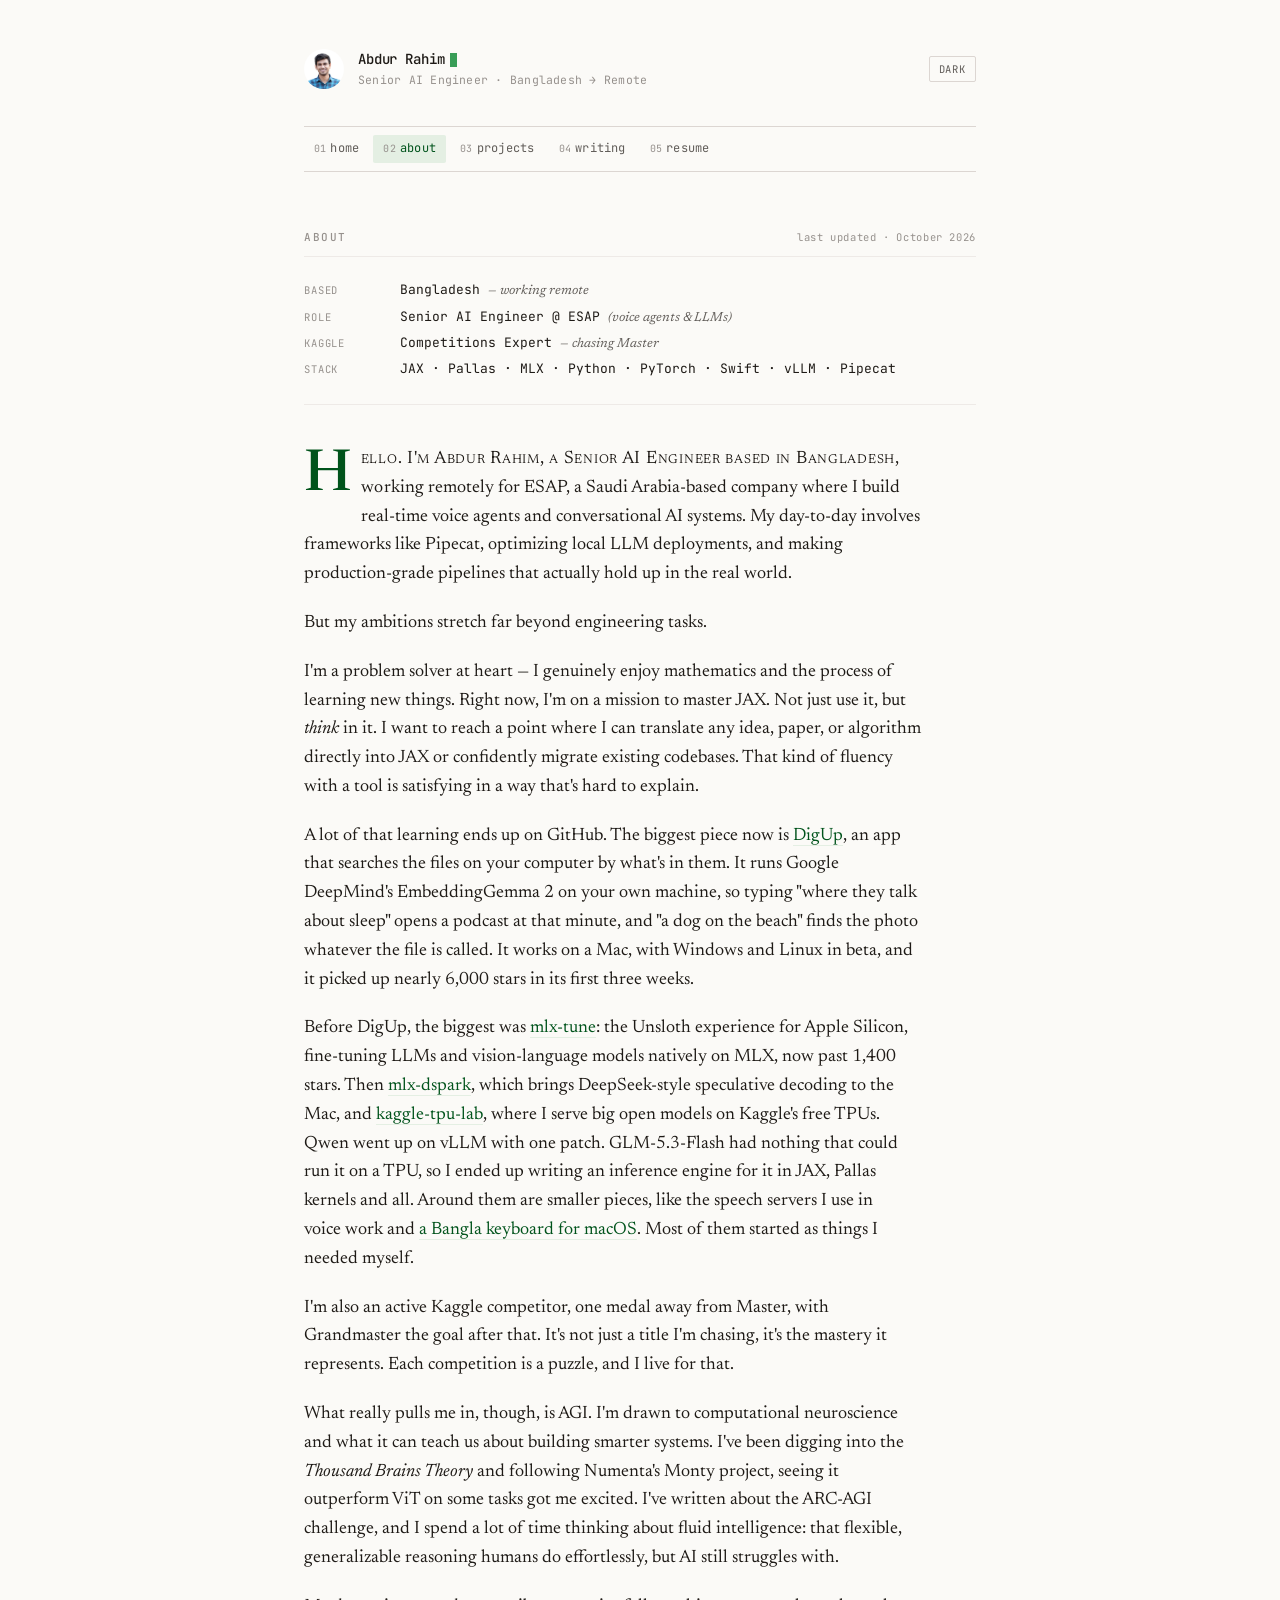
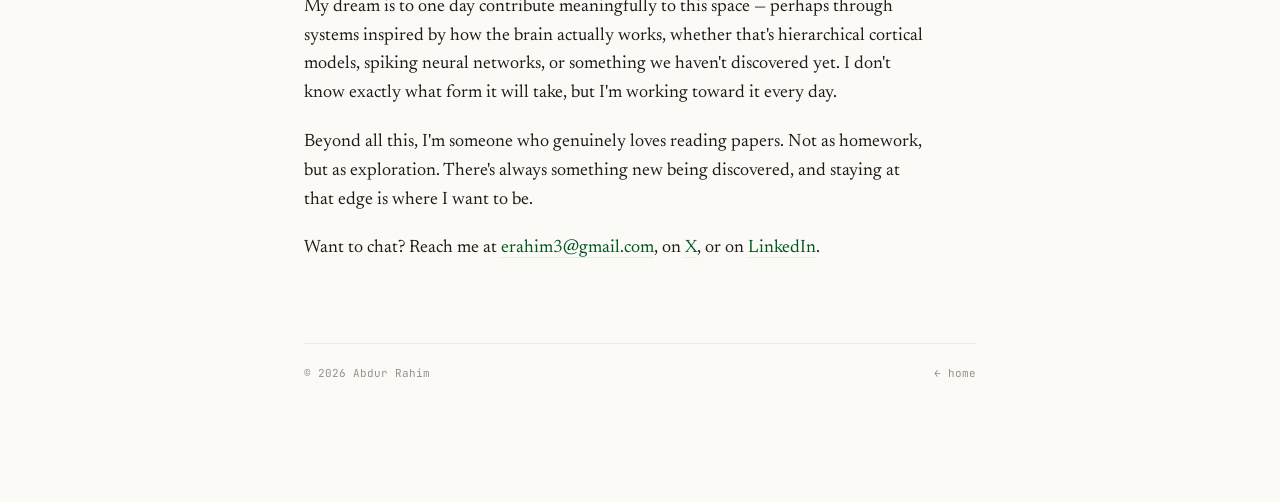
<file: about.html>
<!doctype html>
<html lang="en">
    <head>
        <meta charset="UTF-8" />
        <meta name="viewport" content="width=device-width, initial-scale=1.0" />
        <meta
            name="description"
            content="About Abdur Rahim — Senior AI Engineer working on voice agents, LLM inference, MLX and JAX, and the maker of DigUp"
        />

        <!-- Open Graph / Social Media Preview -->
        <meta property="og:type" content="website" />
        <meta
            property="og:url"
            content="https://arahim3.github.io/about.html"
        />
        <meta property="og:title" content="About — Abdur Rahim" />
        <meta
            property="og:description"
            content="Senior AI Engineer building voice agents at ESAP, and the maker of DigUp. Open-source MLX tools for the Mac, JAX and Pallas on TPUs, Kaggle, and a long-running interest in brain-inspired intelligence."
        />
        <meta
            property="og:image"
            content="https://arahim3.github.io/home-card.png"
        />
        <meta property="og:image:width" content="1200" />
        <meta property="og:image:height" content="630" />
        <meta property="og:image:alt" content="Abdur Rahim, senior AI engineer. DigUp, which finds your files by what's in them, open-source tools for MLX on the Mac and JAX on TPUs, real-time voice agents and long-form writing." />

        <!-- Twitter Card -->
        <meta name="twitter:card" content="summary_large_image" />
        <meta name="twitter:site" content="@_ARahim_" />
        <meta name="twitter:creator" content="@_ARahim_" />
        <meta property="twitter:domain" content="arahim3.github.io" />
        <meta
            property="twitter:url"
            content="https://arahim3.github.io/about.html"
        />
        <meta name="twitter:title" content="About — Abdur Rahim" />
        <meta
            name="twitter:description"
            content="Senior AI Engineer building voice agents at ESAP, and the maker of DigUp. Open-source MLX tools for the Mac, JAX and Pallas on TPUs, Kaggle, and a long-running interest in brain-inspired intelligence."
        />
        <meta
            name="twitter:image"
            content="https://arahim3.github.io/home-card.png"
        />

        <title>About — Abdur Rahim</title>
        <link rel="icon" type="image/svg+xml" href="/favicon.svg" />
        <link
            rel="icon"
            type="image/png"
            sizes="32x32"
            href="/favicon-32.png"
        />
        <link
            rel="icon"
            type="image/png"
            sizes="16x16"
            href="/favicon-16.png"
        />
        <link rel="apple-touch-icon" sizes="256x256" href="/favicon-256.png" />
        <link rel="preconnect" href="https://fonts.googleapis.com" />
        <link rel="preconnect" href="https://fonts.gstatic.com" crossorigin />
        <link
            href="https://fonts.googleapis.com/css2?family=JetBrains+Mono:wght@400;500;600&family=Newsreader:ital,opsz,wght@0,6..72,400;0,6..72,500;1,6..72,400&family=Inter:wght@400;500;600&display=swap"
            rel="stylesheet"
        />

        <script>
            (function () {
                var t = localStorage.getItem("theme") || "light";
                document.documentElement.setAttribute("data-theme", t);
            })();
        </script>

        <link rel="stylesheet" href="/style.css" />
    </head>
    <body>
        <div class="page">
            <header class="site-header">
                <img src="/portrait.jpg" alt="Abdur Rahim" class="portrait" />
                <div class="name-block">
                    <div class="name">
                        <a href="/">Abdur Rahim</a><span class="cursor"></span>
                    </div>
                    <div class="tag">
                        Senior AI Engineer · Bangladesh → Remote
                    </div>
                </div>
                <div class="hdr-actions">
                    <button class="icon-btn" onclick="toggleTheme()">
                        dark
                    </button>
                </div>
            </header>

            <nav class="main-nav">
                <a href="/"><span class="num">01</span>home</a>
                <a href="/about.html" class="active"
                    ><span class="num">02</span>about</a
                >
                <a href="/projects.html"><span class="num">03</span>projects</a>
                <a href="/blog.html"><span class="num">04</span>writing</a>
                <a href="/resume.html"><span class="num">05</span>resume</a>
            </nav>

            <div class="section-head">
                <h2>About</h2>
                <span class="meta">last updated · October 2026</span>
            </div>

            <dl class="about-meta">
                <dt>based</dt>
                <dd>Bangladesh <em>— working remote</em></dd>
                <dt>role</dt>
                <dd>
                    Senior AI Engineer @ ESAP <em>(voice agents &amp; LLMs)</em>
                </dd>
                <dt>kaggle</dt>
                <dd>Competitions Expert <em>— chasing Master</em></dd>
                <dt>stack</dt>
                <dd>JAX · Pallas · MLX · Python · PyTorch · Swift · vLLM · Pipecat</dd>
            </dl>

            <div class="prose">
                <p class="dropcap">
                    Hello. I'm Abdur Rahim, a Senior AI Engineer based in
                    Bangladesh, working remotely for ESAP, a Saudi Arabia-based
                    company
                    where I build real-time voice agents and conversational AI
                    systems. My day-to-day involves frameworks like Pipecat,
                    optimizing local LLM deployments, and making
                    production-grade pipelines that actually hold up in the real
                    world.
                </p>

                <p>But my ambitions stretch far beyond engineering tasks.</p>

                <p>
                    I'm a problem solver at heart — I genuinely enjoy
                    mathematics and the process of learning new things. Right
                    now, I'm on a mission to master JAX. Not just use it, but
                    <em>think</em> in it. I want to reach a point where I can
                    translate any idea, paper, or algorithm directly into JAX or
                    confidently migrate existing codebases. That kind of fluency
                    with a tool is satisfying in a way that's hard to explain.
                </p>

                <p>
                    A lot of that learning ends up on GitHub. The biggest piece
                    now is <a href="https://digup.arahim.dev">DigUp</a>, an app
                    that searches the files on your computer by what's in them.
                    It runs Google DeepMind's EmbeddingGemma&nbsp;2 on your own
                    machine, so typing "where they talk about sleep" opens a
                    podcast at that minute, and "a dog on the beach" finds the
                    photo whatever the file is called. It works on a Mac, with
                    Windows and Linux in beta, and it picked up nearly 6,000
                    stars in its first three weeks.
                </p>

                <p>
                    Before DigUp, the biggest was
                    <a href="https://github.com/ARahim3/mlx-tune">mlx-tune</a>:
                    the Unsloth experience for Apple Silicon, fine-tuning LLMs
                    and vision-language models natively on MLX, now past 1,400
                    stars. Then
                    <a href="https://github.com/ARahim3/mlx-dspark"
                        >mlx-dspark</a
                    >, which brings DeepSeek-style speculative decoding to the
                    Mac, and
                    <a href="https://github.com/ARahim3/kaggle-tpu-lab"
                        >kaggle-tpu-lab</a
                    >, where I serve big open models on Kaggle's free TPUs.
                    Qwen went up on vLLM with one patch. GLM-5.3-Flash had
                    nothing that could run it on a TPU, so I ended up writing
                    an inference engine for it in JAX, Pallas kernels and all.
                    Around them are smaller pieces, like the speech servers
                    I use in voice work and
                    <a href="https://github.com/ARahim3/Lekho"
                        >a Bangla keyboard for macOS</a
                    >. Most of them started as things I needed myself.
                </p>

                <p>
                    I'm also an active Kaggle competitor, one medal away from
                    Master, with Grandmaster the goal after that. It's not just
                    a title I'm chasing, it's the mastery it represents. Each
                    competition is a puzzle, and I live for that.
                </p>

                <p>
                    What really pulls me in, though, is AGI. I'm drawn to
                    computational neuroscience and what it can teach us about
                    building smarter systems. I've been digging into the
                    <em>Thousand Brains Theory</em> and following Numenta's
                    Monty project, seeing it outperform ViT on some tasks got me
                    excited. I've written about the ARC-AGI challenge, and I
                    spend a lot of time thinking about fluid intelligence: that
                    flexible, generalizable reasoning humans do effortlessly,
                    but AI still struggles with.
                </p>

                <p>
                    My dream is to one day contribute meaningfully to this space
                    — perhaps through systems inspired by how the brain actually
                    works, whether that's hierarchical cortical models, spiking
                    neural networks, or something we haven't discovered yet. I
                    don't know exactly what form it will take, but I'm working
                    toward it every day.
                </p>

                <p>
                    Beyond all this, I'm someone who genuinely loves reading
                    papers. Not as homework, but as exploration. There's always
                    something new being discovered, and staying at that edge is
                    where I want to be.
                </p>

                <p>
                    Want to chat? Reach me at
                    <a href="mailto:erahim3@gmail.com">erahim3@gmail.com</a>,
                    on <a href="https://x.com/_ARahim_">X</a>, or on
                    <a href="https://www.linkedin.com/in/arahim3/">LinkedIn</a>.
                </p>
            </div>

            <footer class="site-footer">
                <span>© 2026 Abdur Rahim</span>
                <span><a href="/">← home</a></span>
            </footer>
        </div>

        <script>
            function toggleTheme() {
                var h = document.documentElement;
                var cur = h.getAttribute("data-theme");
                var next = cur === "dark" ? "light" : "dark";
                h.setAttribute("data-theme", next);
                try {
                    localStorage.setItem("theme", next);
                } catch (e) {}
                document.querySelectorAll(".icon-btn").forEach(function (b) {
                    if (b.textContent === "dark" || b.textContent === "light")
                        b.textContent = next === "dark" ? "light" : "dark";
                });
            }
            (function initThemeBtn() {
                var cur =
                    document.documentElement.getAttribute("data-theme") ||
                    "light";
                document.querySelectorAll(".icon-btn").forEach(function (b) {
                    if (b.textContent === "dark" || b.textContent === "light")
                        b.textContent = cur === "dark" ? "light" : "dark";
                });
            })();
        </script>
    <!-- Cloudflare Web Analytics --><script type='module' src='https://static.cloudflareinsights.com/beacon.min.js' data-cf-beacon='{"token": "d470de9772b049559c019c593d9d69c6"}'></script><!-- End Cloudflare Web Analytics -->
</body>
</html>
</file>
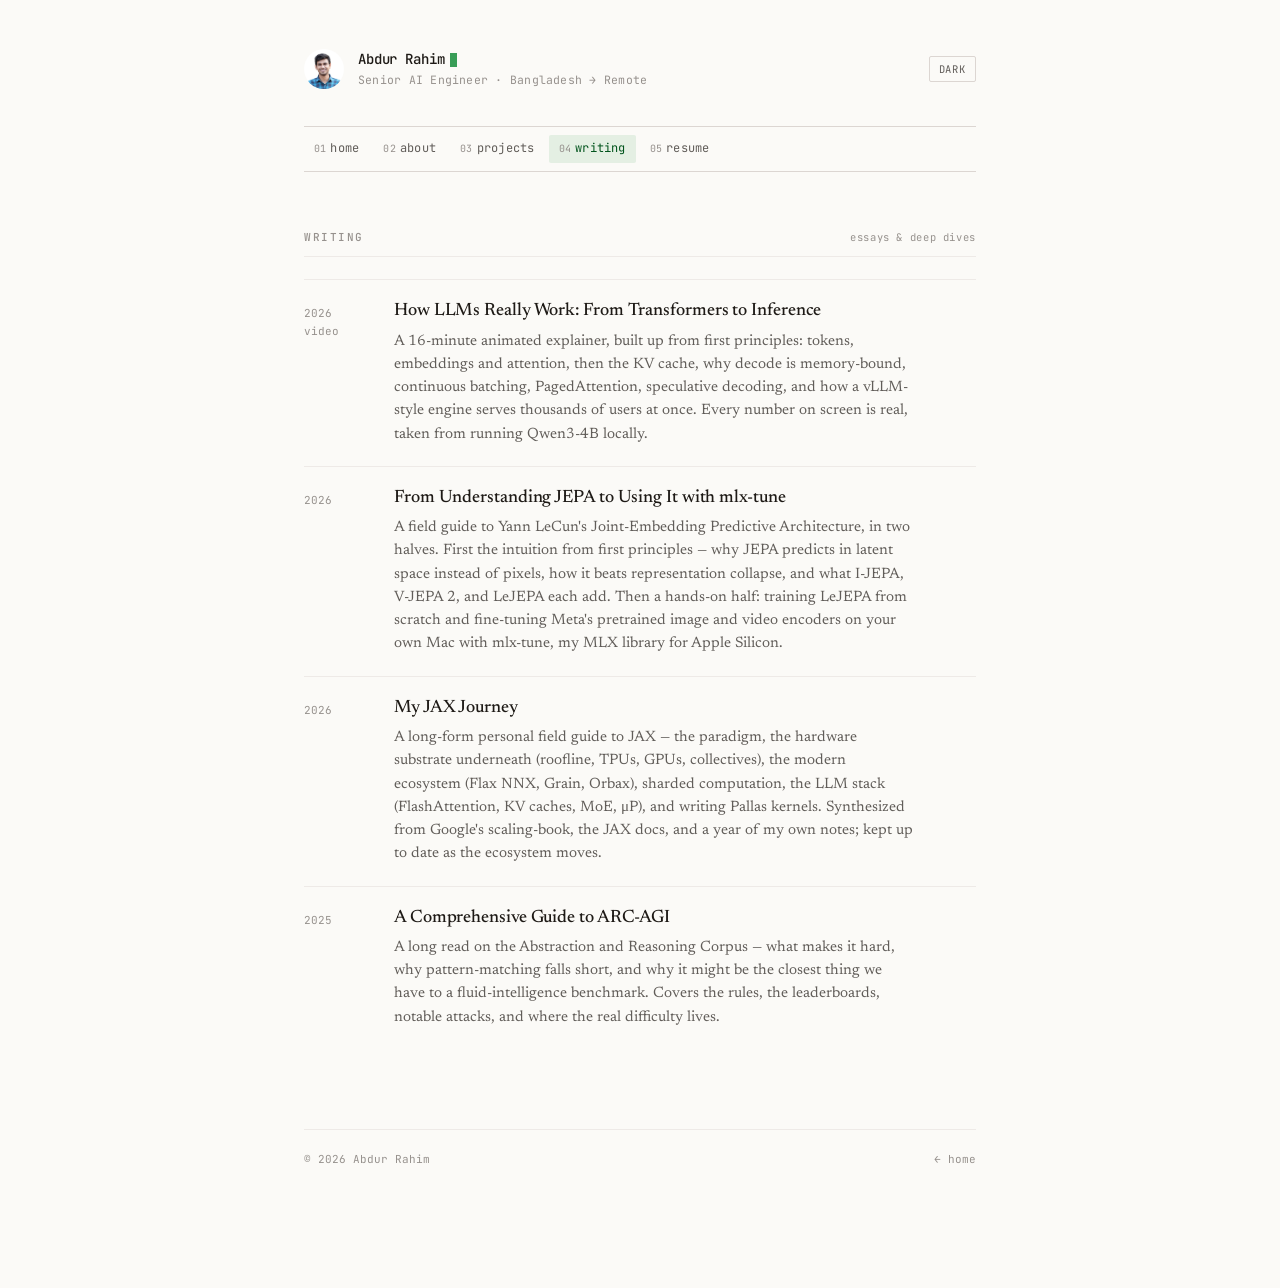
<file: blog.html>
<!doctype html>
<html lang="en">
<head>
  <meta charset="UTF-8" />
  <meta name="viewport" content="width=device-width, initial-scale=1.0" />
  <meta name="description" content="Long-form writing by Abdur Rahim on JAX, TPUs, MLX, JEPA and ARC-AGI, and a video explainer on how LLM inference works" />

  <!-- Open Graph / Social Media Preview -->
  <meta property="og:type" content="website" />
  <meta property="og:url" content="https://arahim3.github.io/blog.html" />
  <meta property="og:title" content="Writing — Abdur Rahim" />
  <meta property="og:description" content="Long-form writing by Abdur Rahim on JAX, TPUs, MLX, JEPA and ARC-AGI, and a video explainer on how LLM inference works" />
  <meta property="og:image" content="https://arahim3.github.io/writing-card.png" />
  <meta property="og:image:width" content="1200" />
  <meta property="og:image:height" content="630" />
  <meta property="og:image:alt" content="Writing by Abdur Rahim: JEPA with mlx-tune, My JAX Journey, and a guide to ARC-AGI." />

  <!-- Twitter Card -->
  <meta name="twitter:card" content="summary_large_image" />
  <meta name="twitter:site" content="@_ARahim_" />
  <meta name="twitter:creator" content="@_ARahim_" />
  <meta property="twitter:domain" content="arahim3.github.io" />
  <meta property="twitter:url" content="https://arahim3.github.io/blog.html" />
  <meta name="twitter:title" content="Writing — Abdur Rahim" />
  <meta name="twitter:description" content="Long-form writing by Abdur Rahim on JAX, TPUs, MLX, JEPA and ARC-AGI, and a video explainer on how LLM inference works" />
  <meta name="twitter:image" content="https://arahim3.github.io/writing-card.png" />

  <title>Writing — Abdur Rahim</title>
  <link rel="icon" type="image/svg+xml" href="/favicon.svg" />
  <link rel="icon" type="image/png" sizes="32x32" href="/favicon-32.png" />
  <link rel="icon" type="image/png" sizes="16x16" href="/favicon-16.png" />
  <link rel="apple-touch-icon" sizes="256x256" href="/favicon-256.png" />
  <link rel="preconnect" href="https://fonts.googleapis.com">
  <link rel="preconnect" href="https://fonts.gstatic.com" crossorigin>
  <link href="https://fonts.googleapis.com/css2?family=JetBrains+Mono:wght@400;500;600&family=Newsreader:ital,opsz,wght@0,6..72,400;0,6..72,500;1,6..72,400&family=Inter:wght@400;500;600&display=swap" rel="stylesheet">

  <script>
    (function () {
      var t = localStorage.getItem("theme") || "light";
      document.documentElement.setAttribute("data-theme", t);
    })();
  </script>

  <link rel="stylesheet" href="/style.css" />
</head>
<body>

<div class="page">
  <header class="site-header">
    <img src="/portrait.jpg" alt="Abdur Rahim" class="portrait" />
    <div class="name-block">
      <div class="name"><a href="/">Abdur Rahim</a><span class="cursor"></span></div>
      <div class="tag">Senior AI Engineer · Bangladesh → Remote</div>
    </div>
    <div class="hdr-actions">
      <button class="icon-btn" onclick="toggleTheme()">dark</button>
    </div>
  </header>

  <nav class="main-nav">
    <a href="/"><span class="num">01</span>home</a>
    <a href="/about.html"><span class="num">02</span>about</a>
    <a href="/projects.html"><span class="num">03</span>projects</a>
    <a href="/blog.html" class="active"><span class="num">04</span>writing</a>
    <a href="/resume.html"><span class="num">05</span>resume</a>
  </nav>

  <div class="section-head">
    <h2>Writing</h2>
    <span class="meta">essays &amp; deep dives</span>
  </div>

  <article class="writing-item">
    <div class="year">2026<br />video</div>
    <div>
      <h3><a href="https://www.youtube.com/watch?v=azeuJ6H8bpk" target="_blank">How LLMs Really Work: From Transformers to Inference</a></h3>
      <p>A 16-minute animated explainer, built up from first principles: tokens, embeddings and attention, then the KV cache, why decode is memory-bound, continuous batching, PagedAttention, speculative decoding, and how a vLLM-style engine serves thousands of users at once. Every number on screen is real, taken from running Qwen3-4B locally.</p>
    </div>
  </article>

  <article class="writing-item">
    <div class="year">2026</div>
    <div>
      <h3><a href="/jepa.html">From Understanding JEPA to Using It with mlx-tune</a></h3>
      <p>A field guide to Yann LeCun's Joint-Embedding Predictive Architecture, in two halves. First the intuition from first principles — why JEPA predicts in latent space instead of pixels, how it beats representation collapse, and what I-JEPA, V-JEPA 2, and LeJEPA each add. Then a hands-on half: training LeJEPA from scratch and fine-tuning Meta's pretrained image and video encoders on your own Mac with mlx-tune, my MLX library for Apple Silicon.</p>
    </div>
  </article>

  <article class="writing-item">
    <div class="year">2026</div>
    <div>
      <h3><a href="/jax-journey.html">My JAX Journey</a></h3>
      <p>A long-form personal field guide to JAX — the paradigm, the hardware substrate underneath (roofline, TPUs, GPUs, collectives), the modern ecosystem (Flax NNX, Grain, Orbax), sharded computation, the LLM stack (FlashAttention, KV caches, MoE, μP), and writing Pallas kernels. Synthesized from Google's scaling-book, the JAX docs, and a year of my own notes; kept up to date as the ecosystem moves.</p>
    </div>
  </article>

  <article class="writing-item">
    <div class="year">2025</div>
    <div>
      <h3><a href="https://arahim3.github.io/arc-agi-guide/">A Comprehensive Guide to ARC-AGI</a></h3>
      <p>A long read on the Abstraction and Reasoning Corpus — what makes it hard, why pattern-matching falls short, and why it might be the closest thing we have to a fluid-intelligence benchmark. Covers the rules, the leaderboards, notable attacks, and where the real difficulty lives.</p>
    </div>
  </article>

  <footer class="site-footer">
    <span>© 2026 Abdur Rahim</span>
    <span><a href="/">← home</a></span>
  </footer>
</div>

<script>
  function toggleTheme() {
    var h = document.documentElement;
    var cur = h.getAttribute('data-theme');
    var next = cur === 'dark' ? 'light' : 'dark';
    h.setAttribute('data-theme', next);
    try { localStorage.setItem('theme', next); } catch(e){}
    document.querySelectorAll('.icon-btn').forEach(function(b){
      if (b.textContent === 'dark' || b.textContent === 'light')
        b.textContent = next === 'dark' ? 'light' : 'dark';
    });
  }
  (function initThemeBtn(){
    var cur = document.documentElement.getAttribute('data-theme') || 'light';
    document.querySelectorAll('.icon-btn').forEach(function(b){
      if (b.textContent === 'dark' || b.textContent === 'light')
        b.textContent = cur === 'dark' ? 'light' : 'dark';
    });
  })();
</script>
<!-- Cloudflare Web Analytics --><script type='module' src='https://static.cloudflareinsights.com/beacon.min.js' data-cf-beacon='{"token": "d470de9772b049559c019c593d9d69c6"}'></script><!-- End Cloudflare Web Analytics -->
</body>
</html>
</file>
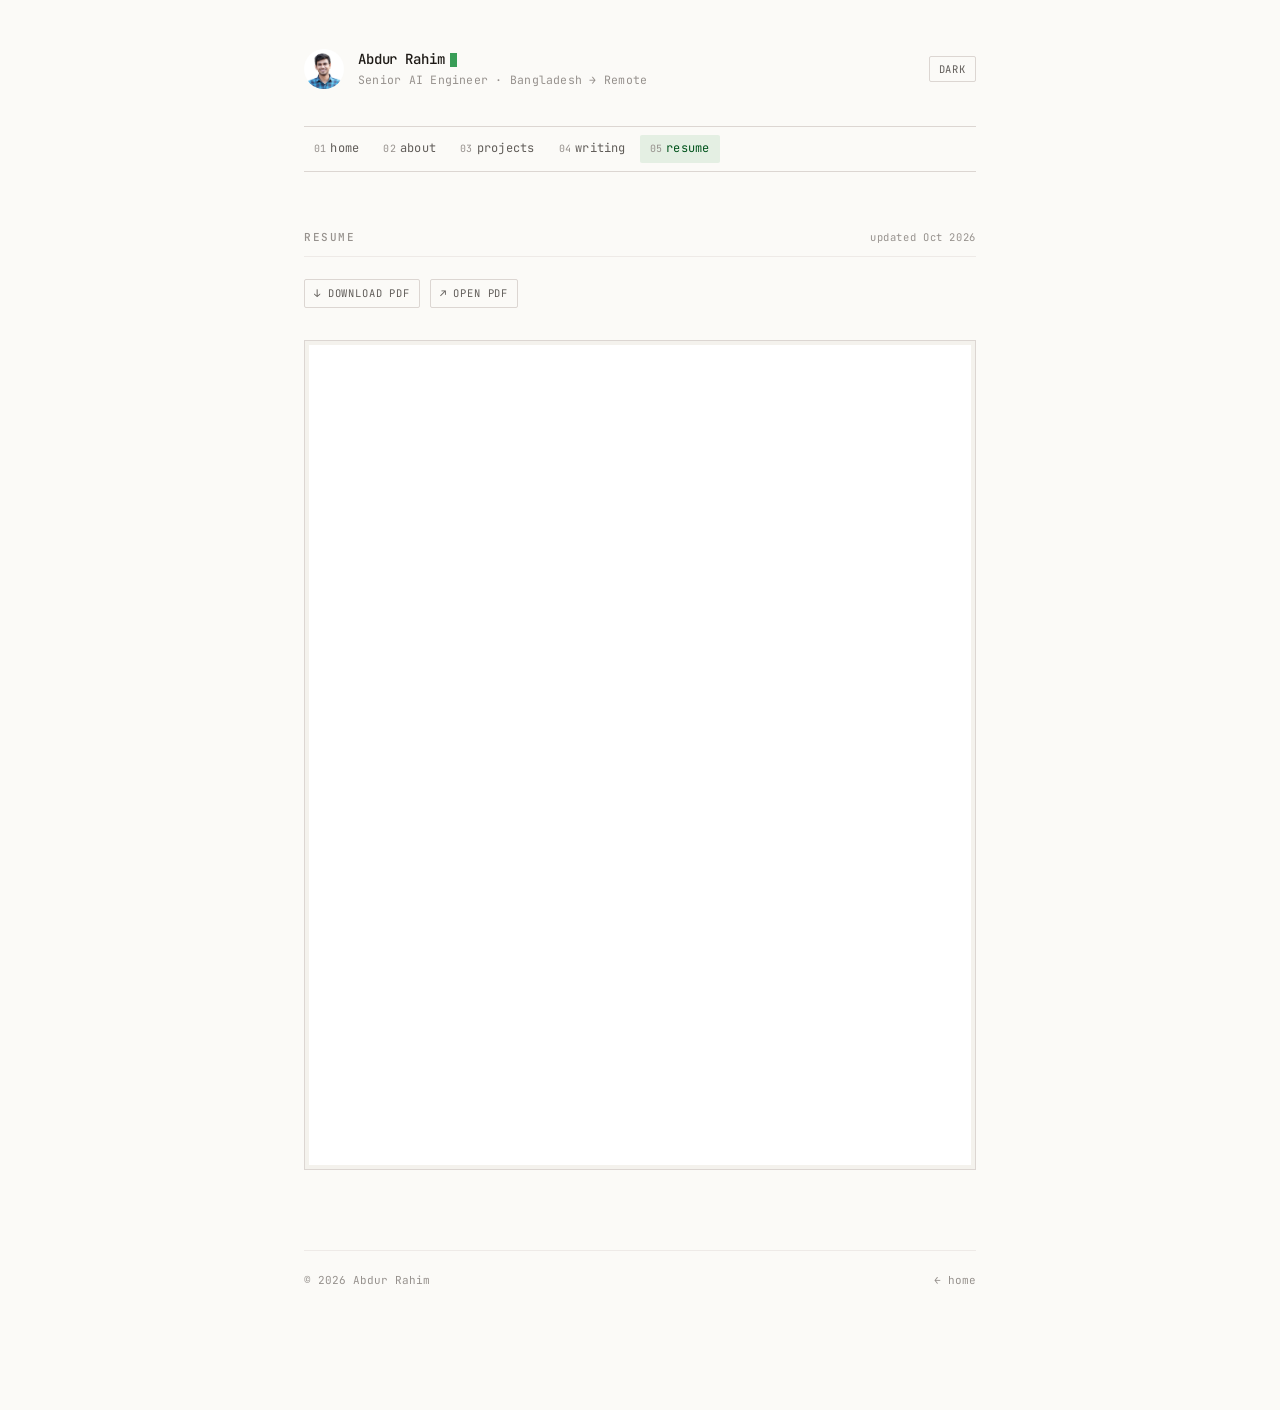
<file: resume.html>
<!doctype html>
<html lang="en">
<head>
  <meta charset="UTF-8" />
  <meta name="viewport" content="width=device-width, initial-scale=1.0" />
  <meta name="description" content="Resume of Abdur Rahim — Senior AI Engineer" />

  <!-- Open Graph / Social Media Preview -->
  <meta property="og:type" content="website" />
  <meta property="og:url" content="https://arahim3.github.io/resume.html" />
  <meta property="og:title" content="Resume — Abdur Rahim" />
  <meta property="og:description" content="Senior AI Engineer specializing in voice AI and LLM systems. Experience with Pipecat, vLLM, and production voice agents." />
  <meta property="og:image" content="https://arahim3.github.io/home-card.png" />
  <meta property="og:image:width" content="1200" />
  <meta property="og:image:height" content="630" />
  <meta property="og:image:alt" content="Abdur Rahim, senior AI engineer. DigUp, which finds your files by what's in them, open-source tools for MLX on the Mac and JAX on TPUs, real-time voice agents and long-form writing." />

  <!-- Twitter Card -->
  <meta name="twitter:card" content="summary_large_image" />
  <meta name="twitter:site" content="@_ARahim_" />
  <meta name="twitter:creator" content="@_ARahim_" />
  <meta property="twitter:domain" content="arahim3.github.io" />
  <meta property="twitter:url" content="https://arahim3.github.io/resume.html" />
  <meta name="twitter:title" content="Resume — Abdur Rahim" />
  <meta name="twitter:description" content="Senior AI Engineer specializing in voice AI and LLM systems. Experience with Pipecat, vLLM, and production voice agents." />
  <meta name="twitter:image" content="https://arahim3.github.io/home-card.png" />

  <title>Resume — Abdur Rahim</title>
  <link rel="icon" type="image/svg+xml" href="/favicon.svg" />
  <link rel="icon" type="image/png" sizes="32x32" href="/favicon-32.png" />
  <link rel="icon" type="image/png" sizes="16x16" href="/favicon-16.png" />
  <link rel="apple-touch-icon" sizes="256x256" href="/favicon-256.png" />
  <link rel="preconnect" href="https://fonts.googleapis.com">
  <link rel="preconnect" href="https://fonts.gstatic.com" crossorigin>
  <link href="https://fonts.googleapis.com/css2?family=JetBrains+Mono:wght@400;500;600&family=Newsreader:ital,opsz,wght@0,6..72,400;0,6..72,500;1,6..72,400&family=Inter:wght@400;500;600&display=swap" rel="stylesheet">

  <script>
    (function () {
      var t = localStorage.getItem("theme") || "light";
      document.documentElement.setAttribute("data-theme", t);
    })();
  </script>

  <link rel="stylesheet" href="/style.css" />
</head>
<body>

<div class="page">
  <header class="site-header">
    <img src="/portrait.jpg" alt="Abdur Rahim" class="portrait" />
    <div class="name-block">
      <div class="name"><a href="/">Abdur Rahim</a><span class="cursor"></span></div>
      <div class="tag">Senior AI Engineer · Bangladesh → Remote</div>
    </div>
    <div class="hdr-actions">
      <button class="icon-btn" onclick="toggleTheme()">dark</button>
    </div>
  </header>

  <nav class="main-nav">
    <a href="/"><span class="num">01</span>home</a>
    <a href="/about.html"><span class="num">02</span>about</a>
    <a href="/projects.html"><span class="num">03</span>projects</a>
    <a href="/blog.html"><span class="num">04</span>writing</a>
    <a href="/resume.html" class="active"><span class="num">05</span>resume</a>
  </nav>

  <div class="section-head">
    <h2>Resume</h2>
    <span class="meta">updated Oct 2026</span>
  </div>

  <div class="resume-actions">
    <a href="/Resume_Abdur_Rahim.pdf" download class="icon-btn">↓ download pdf</a>
    <a href="/Resume_Abdur_Rahim.pdf" target="_blank" class="icon-btn">↗ open pdf</a>
  </div>

  <div class="pdf-frame-wrap">
    <iframe src="/Resume_Abdur_Rahim.pdf" title="Resume PDF"></iframe>
  </div>

  <footer class="site-footer">
    <span>© 2026 Abdur Rahim</span>
    <span><a href="/">← home</a></span>
  </footer>
</div>

<script>
  function toggleTheme() {
    var h = document.documentElement;
    var cur = h.getAttribute('data-theme');
    var next = cur === 'dark' ? 'light' : 'dark';
    h.setAttribute('data-theme', next);
    try { localStorage.setItem('theme', next); } catch(e){}
    document.querySelectorAll('.icon-btn').forEach(function(b){
      if (b.textContent === 'dark' || b.textContent === 'light')
        b.textContent = next === 'dark' ? 'light' : 'dark';
    });
  }
  (function initThemeBtn(){
    var cur = document.documentElement.getAttribute('data-theme') || 'light';
    document.querySelectorAll('.icon-btn').forEach(function(b){
      if (b.textContent === 'dark' || b.textContent === 'light')
        b.textContent = cur === 'dark' ? 'light' : 'dark';
    });
  })();
</script>
<!-- Cloudflare Web Analytics --><script type='module' src='https://static.cloudflareinsights.com/beacon.min.js' data-cf-beacon='{"token": "d470de9772b049559c019c593d9d69c6"}'></script><!-- End Cloudflare Web Analytics -->
</body>
</html>
</file>
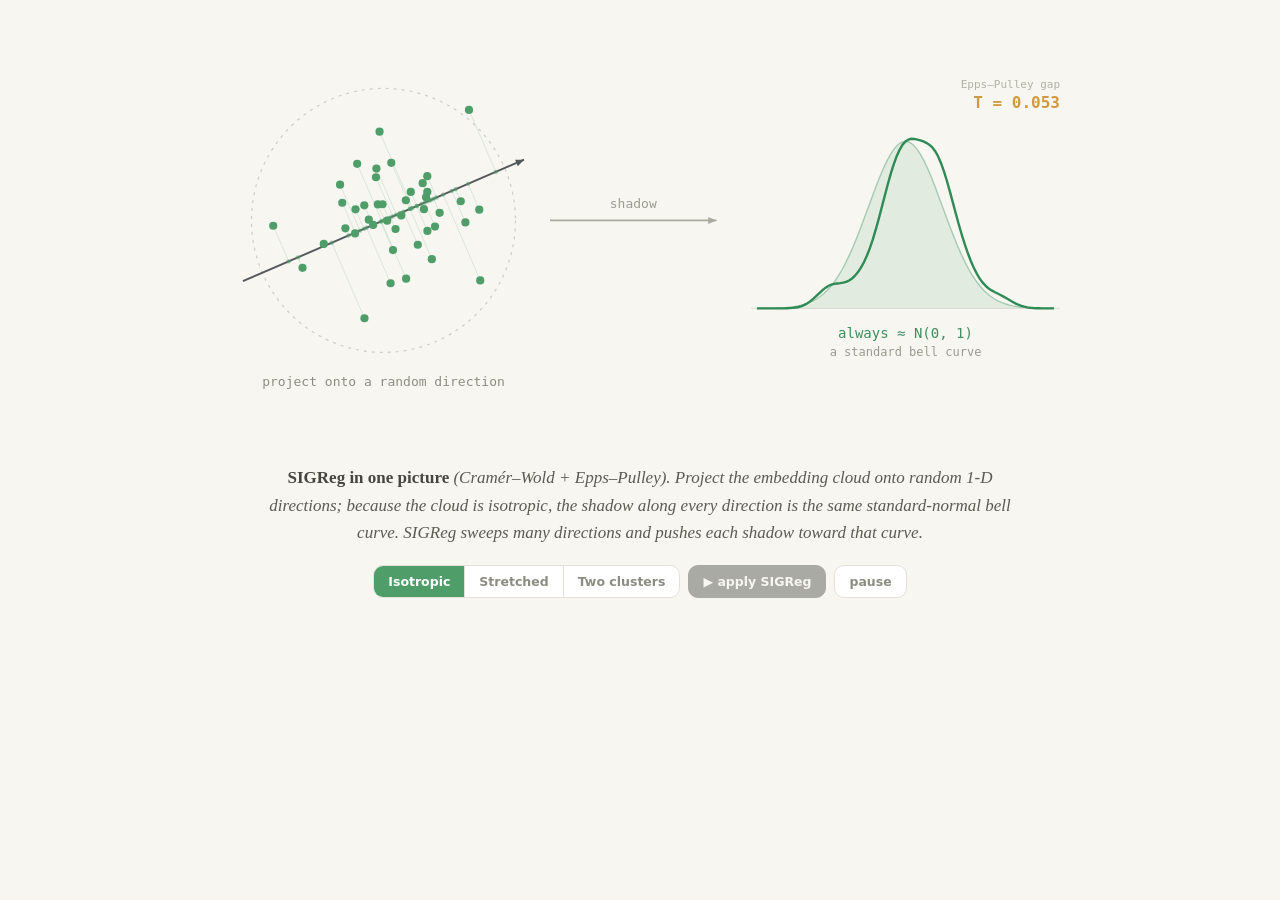
<file: sigreg-shadow-test.html>
<!DOCTYPE html>
<html lang="en">
<head>
<meta charset="UTF-8">
<meta name="viewport" content="width=device-width, initial-scale=1.0">
<title>SIGReg — the shadow test</title>
<style>
  :root{
    --bg:#f7f6f1; --ink:#3a3a34; --muted:#8c8c82; --faint:#b9b8ad;
    --green:#4f9e6a; --green-d:#2f8a55; --green-fill:rgba(79,158,106,.13);
    --gray-ar:#54585b; --line:#e3e2da;
    --amber:#d29a3f; --red:#c8643f;
    --mono:ui-monospace,"SF Mono",Menlo,Consolas,monospace;
    --serif:Georgia,"Times New Roman",serif;
    --sans:system-ui,-apple-system,Segoe UI,Roboto,Helvetica,Arial,sans-serif;
  }
  *{box-sizing:border-box}
  html,body{margin:0}
  body{background:var(--bg);color:var(--ink);font-family:var(--sans);
    -webkit-font-smoothing:antialiased;line-height:1.5;}
  .wrap{max-width:940px;margin:0 auto;padding:18px 20px 26px;}
  .stage{position:relative}
  canvas{display:block;width:100%;height:auto;touch-action:none;}

  .caption{max-width:760px;margin:6px auto 0;text-align:center;
    font-family:var(--serif);font-style:italic;font-size:17px;line-height:1.62;
    color:#5b5b53;}
  .caption b{font-style:normal;font-weight:600;color:#46463f}

  .bar{display:flex;align-items:center;justify-content:center;gap:8px;flex-wrap:wrap;
    margin-top:18px;}
  .seg{display:inline-flex;border:1px solid var(--line);border-radius:10px;overflow:hidden;background:#fff;}
  .seg button{border:0;background:transparent;color:var(--muted);font:600 12.5px var(--sans);
    padding:8px 14px;cursor:pointer;border-right:1px solid var(--line);transition:background .15s,color .15s;}
  .seg button:last-child{border-right:0}
  .seg button.on{background:var(--green);color:#fff}
  .seg button:not(.on):hover{background:#f0efe8}
  .btn{border:1px solid var(--line);background:#fff;color:var(--ink);border-radius:10px;
    font:600 12.5px var(--sans);padding:8px 14px;cursor:pointer;transition:border-color .15s,opacity .15s;
    display:inline-flex;align-items:center;gap:7px;}
  .btn:hover{border-color:var(--faint)}
  .btn:disabled{opacity:.4;cursor:default}
  .btn.go{background:var(--ink);color:var(--bg);border-color:var(--ink)}
  .btn.go:hover{opacity:.9}
  .btn.ghost{color:var(--muted)}
</style>
</head>
<body>
<div class="wrap">
  <div class="stage"><canvas id="cv"></canvas></div>

  <p class="caption" id="cap">
    <b>SIGReg in one picture</b> (Cramér–Wold + Epps–Pulley). Project the embedding cloud onto random
    1-D directions; because the cloud is isotropic, the shadow along every direction is the same
    standard-normal bell curve. SIGReg sweeps many directions and pushes each shadow toward that curve.
  </p>

  <div class="bar">
    <div class="seg" id="seg">
      <button data-t="iso" class="on">Isotropic</button>
      <button data-t="stretch">Stretched</button>
      <button data-t="bimodal">Two clusters</button>
    </div>
    <button class="btn go" id="fix" disabled>▶ apply SIGReg</button>
    <button class="btn ghost" id="pause">pause</button>
  </div>
</div>

<script>
(function(){
  "use strict";
  const cv=document.getElementById("cv"), ctx=cv.getContext("2d");

  // ---------- data ----------
  const NPTS=42;
  let pts=[], target=[];          // {x,y} in world units (std ~1 for isotropic)
  let cloud="iso";
  function gauss(){let u=0,v=0;while(u===0)u=Math.random();while(v===0)v=Math.random();
    return Math.sqrt(-2*Math.log(u))*Math.cos(2*Math.PI*v);}
  function makeIso(){const a=[];for(let i=0;i<NPTS;i++)a.push({x:gauss(),y:gauss()});return a;}
  function seed(type){
    cloud=type;
    if(type==="iso"){pts=makeIso();}
    else if(type==="stretch"){
      pts=[];const c=Math.cos(0.5),s=Math.sin(0.5);
      for(let i=0;i<NPTS;i++){const x=gauss()*1.95,y=gauss()*0.45;
        pts.push({x:x*c-y*s,y:x*s+y*c});}           // a tilted, elongated blob
    }else{ // bimodal
      pts=[];for(let i=0;i<NPTS;i++){const sgn=i<NPTS/2?-1:1;
        pts.push({x:sgn*1.7+gauss()*0.42,y:gauss()*0.72});}
    }
    target=makeIso();
  }
  seed("iso");

  // ---------- projection + Epps–Pulley gap ----------
  let theta=0, speed=0.006, paused=false;
  function projections(){
    const c=Math.cos(theta),s=Math.sin(theta),z=[];
    for(const p of pts) z.push(p.x*c+p.y*s);
    return z;
  }
  // Epps–Pulley: T = ∫ w(t)|φ_n(t) − φ_0(t)|² dt, target N(0,1): φ_0=e^{-t²/2}, w=e^{-t²/2}
  function eppsPulley(z){
    const n=z.length; let T=0; const dt=0.25;
    for(let t=-5;t<=5;t+=dt){
      let re=0,im=0;
      for(let j=0;j<n;j++){re+=Math.cos(t*z[j]);im+=Math.sin(t*z[j]);}
      re/=n;im/=n;
      const phi0=Math.exp(-t*t/2), w=Math.exp(-t*t/2);
      T+=w*((re-phi0)*(re-phi0)+im*im)*dt;
    }
    return T;
  }

  // ---------- canvas ----------
  let W=0,H=0,dpr=1;
  function resize(){
    const cssW=cv.parentElement.clientWidth;
    const cssH=Math.max(300,Math.min(440,Math.round(cssW*0.50)));
    dpr=Math.min(window.devicePixelRatio||1,2);
    cv.width=cssW*dpr;cv.height=cssH*dpr;cv.style.height=cssH+"px";
    W=cssW;H=cssH;ctx.setTransform(dpr,0,0,dpr,0,0);
  }
  window.addEventListener("resize",resize);resize();

  function arrowHead(x,y,ang,col){
    const L=9;ctx.fillStyle=col;ctx.beginPath();
    ctx.moveTo(x,y);
    ctx.lineTo(x-L*Math.cos(ang-0.4),y-L*Math.sin(ang-0.4));
    ctx.lineTo(x-L*Math.cos(ang+0.4),y-L*Math.sin(ang+0.4));
    ctx.closePath();ctx.fill();
  }

  function draw(){
    if(!paused && !morph.active) theta+=speed;
    ctx.clearRect(0,0,W,H);

    // ---- layout ----
    const cx=W*0.215, cyy=H*0.46, R=Math.min(W,H)*0.30;
    const sCloud=R/2.7;                 // world unit -> px (≈2.7σ fits circle)
    const rcx=W*0.795, rbase=H*0.66, rHalf=W*0.165, rPeak=H*0.40;

    const c=Math.cos(theta), s=Math.sin(theta);
    const z=projections();
    const T=eppsPulley(z);

    // ===== LEFT: cloud + projection =====
    // dashed boundary
    ctx.setLineDash([3,5]);ctx.strokeStyle="#cfcec4";ctx.lineWidth=1.2;
    ctx.beginPath();ctx.arc(cx,cyy,R,0,2*Math.PI);ctx.stroke();ctx.setLineDash([]);

    // projection drop-lines (faint) + shadow dots on the axis
    for(let i=0;i<pts.length;i++){
      const px=cx+pts[i].x*sCloud, py=cyy-pts[i].y*sCloud;
      const fx=cx+z[i]*c*sCloud, fy=cyy-z[i]*s*sCloud;   // foot on axis
      ctx.strokeStyle="rgba(79,158,106,.16)";ctx.lineWidth=1;
      ctx.beginPath();ctx.moveTo(px,py);ctx.lineTo(fx,fy);ctx.stroke();
    }
    // axis line + arrow
    const L=R*1.16;
    const ax0=cx-L*c, ay0=cyy+L*s, ax1=cx+L*c, ay1=cyy-L*s;
    ctx.strokeStyle="#54585b";ctx.lineWidth=2;
    ctx.beginPath();ctx.moveTo(ax0,ay0);ctx.lineTo(ax1,ay1);ctx.stroke();
    arrowHead(ax1,ay1,Math.atan2(-s,c),"#54585b");
    // shadow dots
    for(let i=0;i<pts.length;i++){
      const fx=cx+z[i]*c*sCloud, fy=cyy-z[i]*s*sCloud;
      ctx.beginPath();ctx.arc(fx,fy,2.2,0,2*Math.PI);
      ctx.fillStyle="rgba(79,158,106,.5)";ctx.fill();
    }
    // cloud points
    for(const p of pts){
      const px=cx+p.x*sCloud, py=cyy-p.y*sCloud;
      ctx.beginPath();ctx.arc(px,py,4.1,0,2*Math.PI);
      ctx.fillStyle="#4f9e6a";ctx.fill();
    }
    // left label
    ctx.fillStyle="#8c8c82";ctx.font="13px "+getMono();ctx.textAlign="center";
    ctx.fillText("project onto a random direction",cx,cyy+R+34);

    // ===== MIDDLE: shadow arrow =====
    const mx0=W*0.40, mx1=W*0.585, my=cyy;
    ctx.strokeStyle="#a9a99f";ctx.lineWidth=1.6;
    ctx.beginPath();ctx.moveTo(mx0,my);ctx.lineTo(mx1,my);ctx.stroke();
    arrowHead(mx1,my,0,"#a9a99f");
    ctx.fillStyle="#9a9a90";ctx.font="13px "+getMono();ctx.textAlign="center";
    ctx.fillText("shadow",(mx0+mx1)/2,my-12);

    // ===== RIGHT: target bell + live shadow density =====
    // baseline
    ctx.strokeStyle="#e0dfd6";ctx.lineWidth=1;
    ctx.beginPath();ctx.moveTo(rcx-rHalf-6,rbase);ctx.lineTo(rcx+rHalf+6,rbase);ctx.stroke();

    const vToX=v=>rcx+(v/4)*rHalf;
    const dToY=d=>rbase-(d/0.42)*rPeak;
    // target N(0,1) filled bell
    ctx.beginPath();
    for(let v=-4;v<=4.0001;v+=0.1){
      const d=Math.exp(-v*v/2)/Math.sqrt(2*Math.PI);
      const X=vToX(v),Y=dToY(d);
      if(v<=-4)ctx.moveTo(X,Y);else ctx.lineTo(X,Y);
    }
    ctx.lineTo(vToX(4),rbase);ctx.lineTo(vToX(-4),rbase);ctx.closePath();
    ctx.fillStyle="rgba(79,158,106,.12)";ctx.fill();
    ctx.strokeStyle="rgba(79,158,106,.45)";ctx.lineWidth=1.4;
    ctx.beginPath();
    for(let v=-4;v<=4.0001;v+=0.1){
      const d=Math.exp(-v*v/2)/Math.sqrt(2*Math.PI);
      const X=vToX(v),Y=dToY(d);
      if(v<=-4)ctx.moveTo(X,Y);else ctx.lineTo(X,Y);
    }
    ctx.stroke();

    // live KDE of the projection (the actual shadow)
    const h=0.36, n=z.length;
    ctx.strokeStyle="#2f8a55";ctx.lineWidth=2.4;
    ctx.beginPath();let first=true;
    for(let v=-4;v<=4.0001;v+=0.08){
      let d=0;for(let j=0;j<n;j++){const u=(v-z[j])/h;d+=Math.exp(-u*u/2);}
      d/=(n*h*Math.sqrt(2*Math.PI));
      const X=vToX(v),Y=dToY(d);
      if(first){ctx.moveTo(X,Y);first=false;}else ctx.lineTo(X,Y);
    }
    ctx.stroke();

    // right labels (dynamic + honest)
    ctx.textAlign="center";
    if(cloud==="iso"){
      ctx.fillStyle="#3f8f5f";ctx.font="14px "+getMono();
      ctx.fillText("always \u2248 N(0, 1)",rcx,rbase+30);
      ctx.fillStyle="#9a9a90";ctx.font="12px "+getMono();
      ctx.fillText("a standard bell curve",rcx,rbase+48);
    }else{
      ctx.fillStyle="#c8643f";ctx.font="14px "+getMono();
      ctx.fillText("shape depends on direction",rcx,rbase+30);
      ctx.fillStyle="#9a9a90";ctx.font="12px "+getMono();
      ctx.fillText("target N(0,1) shown faint",rcx,rbase+48);
    }

    // Epps–Pulley readout
    let col= T<0.03 ? "#3f8f5f" : (T<0.10? "#d29a3f" : "#c8643f");
    ctx.fillStyle="#b1b1a7";ctx.font="11px "+getMono();ctx.textAlign="right";
    ctx.fillText("Epps\u2013Pulley gap",rcx+rHalf+6,H*0.16);
    ctx.fillStyle=col;ctx.font="600 16px "+getMono();
    ctx.fillText("T = "+T.toFixed(3),rcx+rHalf+6,H*0.16+20);

    // morph step
    if(morph.active)stepMorph();

    requestAnimationFrame(draw);
  }
  function getMono(){return "ui-monospace, SFMono-Regular, Menlo, Consolas, monospace";}

  // ---------- SIGReg morph (anisotropic -> isotropic) ----------
  const morph={active:false,t:0,from:null};
  function startMorph(){
    morph.from=pts.map(p=>({x:p.x,y:p.y}));
    morph.t=0;morph.active=true;
  }
  function stepMorph(){
    morph.t+=1/90;
    let k=Math.min(1,morph.t); k=k*k*(3-2*k);  // smoothstep
    for(let i=0;i<pts.length;i++){
      pts[i].x=morph.from[i].x+(target[i].x-morph.from[i].x)*k;
      pts[i].y=morph.from[i].y+(target[i].y-morph.from[i].y)*k;
    }
    if(morph.t>=1){morph.active=false;cloud="iso";setSeg("iso");document.getElementById("fix").disabled=true;}
  }

  // ---------- UI ----------
  function setSeg(t){document.querySelectorAll("#seg button").forEach(b=>b.classList.toggle("on",b.dataset.t===t));}
  document.querySelectorAll("#seg button").forEach(b=>{
    b.addEventListener("click",()=>{
      morph.active=false;seed(b.dataset.t);setSeg(b.dataset.t);
      document.getElementById("fix").disabled=(b.dataset.t==="iso");
    });
  });
  document.getElementById("fix").addEventListener("click",()=>{ if(cloud!=="iso")startMorph(); });
  document.getElementById("pause").addEventListener("click",function(){
    paused=!paused;this.textContent=paused?"play":"pause";
  });

  draw();
})();
</script>
</body>
</html>
</file>
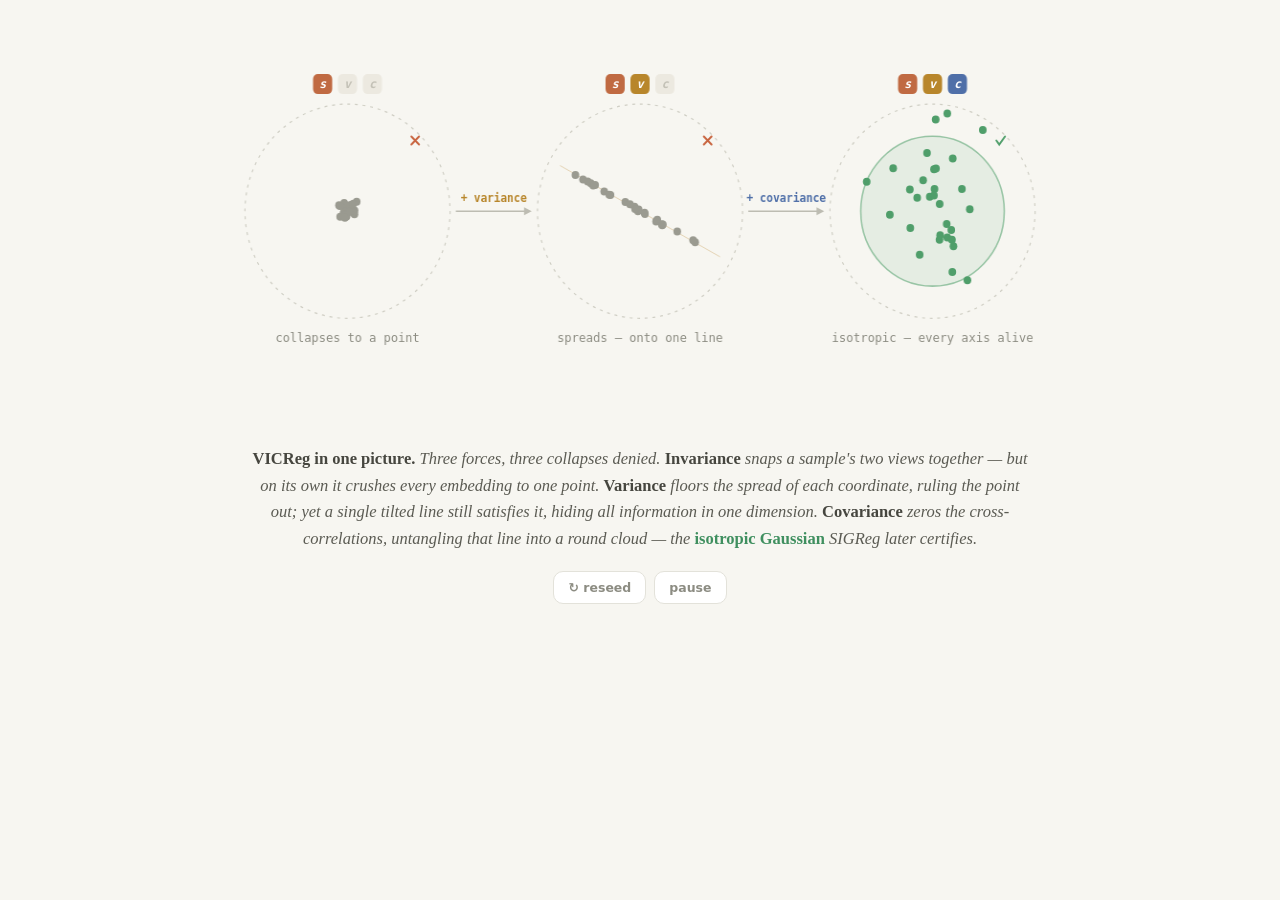
<file: vicreg-one-picture.html>
<!DOCTYPE html>
<html lang="en">
<head>
<meta charset="UTF-8">
<meta name="viewport" content="width=device-width, initial-scale=1.0">
<title>VICReg — one picture</title>
<style>
  :root{
    --bg:#f7f6f1; --ink:#3a3a34; --muted:#8c8c82; --faint:#b9b8ad;
    --dash:#cfcec4; --line:#e3e2da;
    --inv:#c06a42; --var:#b8862b; --cov:#4f6fa8;
    --green:#4f9e6a; --green-d:#3f8f5f; --bad:#c8643f;
    --mono:ui-monospace,SFMono-Regular,Menlo,Consolas,monospace;
    --serif:Georgia,"Times New Roman",serif;
    --sans:system-ui,-apple-system,Segoe UI,Roboto,Helvetica,Arial,sans-serif;
  }
  *{box-sizing:border-box} html,body{margin:0}
  body{background:var(--bg);color:var(--ink);font-family:var(--sans);
    -webkit-font-smoothing:antialiased;line-height:1.5;}
  .wrap{max-width:940px;margin:0 auto;padding:18px 20px 26px;}
  canvas{display:block;width:100%;height:auto;touch-action:none;}
  .caption{max-width:780px;margin:8px auto 0;text-align:center;
    font-family:var(--serif);font-style:italic;font-size:16.5px;line-height:1.62;color:#5b5b53;}
  .caption b{font-style:normal;font-weight:600;color:#46463f}
  .caption .iso{font-style:normal;color:var(--green-d);font-weight:600}
  .bar{display:flex;align-items:center;justify-content:center;gap:8px;margin-top:18px;}
  .btn{border:1px solid var(--line);background:#fff;color:var(--muted);border-radius:10px;
    font:600 12.5px var(--sans);padding:8px 14px;cursor:pointer;transition:border-color .15s,color .15s;}
  .btn:hover{border-color:var(--faint);color:var(--ink)}
</style>
</head>
<body>
<div class="wrap">
  <canvas id="cv"></canvas>
  <p class="caption">
    <b>VICReg in one picture.</b> Three forces, three collapses denied. <b>Invariance</b> snaps a sample's
    two views together — but on its own it crushes every embedding to one point. <b>Variance</b> floors the
    spread of each coordinate, ruling the point out; yet a single tilted line still satisfies it, hiding all
    information in one dimension. <b>Covariance</b> zeros the cross-correlations, untangling that line into a
    round cloud — the <span class="iso">isotropic Gaussian</span> SIGReg later certifies.
  </p>
  <div class="bar">
    <button class="btn" id="reseed">↻ reseed</button>
    <button class="btn" id="pause">pause</button>
  </div>
</div>

<script>
(function(){
  "use strict";
  const cv=document.getElementById("cv"), ctx=cv.getContext("2d");
  const TAU=Math.PI*2;
  function gauss(){let u=0,v=0;while(u===0)u=Math.random();while(v===0)v=Math.random();
    return Math.sqrt(-2*Math.log(u))*Math.cos(TAU*v);}
  function rnd(a,b){return a+Math.random()*(b-a);}

  // ---- point sets (world coords; ambient phase/freq per dot) ----
  let P1=[],P2=[],P3=[],links=[];
  function build(){
    P1=[];P2=[];P3=[];links=[];
    // 1: collapse to a point — tight clump
    for(let i=0;i<26;i++) P1.push({x:gauss()*0.13,y:gauss()*0.13,ph:rnd(0,TAU),fr:rnd(.5,1.1)});
    // a few rubber bands among nearby dots (pulling inward)
    for(let k=0;k<7;k++){const a=(Math.random()*26)|0,b=(Math.random()*26)|0;if(a!==b)links.push([a,b]);}
    // 2: dimensional collapse — a tilted line
    const A=-0.5,ca=Math.cos(A),sa=Math.sin(A);
    for(let i=0;i<26;i++){const t=rnd(-1.9,1.9),n=gauss()*0.05;
      P2.push({x:t*ca-n*sa,y:t*sa+n*ca,ph:rnd(0,TAU),fr:rnd(.5,1.1),t:t});}
    // 3: healthy isotropic ball
    for(let i=0;i<30;i++) P3.push({x:gauss()*0.85,y:gauss()*0.85,ph:rnd(0,TAU),fr:rnd(.4,.9)});
  }
  build();

  // ---- canvas ----
  let W=0,H=0,dpr=1;
  function resize(){
    const cssW=cv.parentElement.clientWidth;
    const cssH=Math.max(300,Math.min(420,Math.round(cssW*0.52)));
    dpr=Math.min(window.devicePixelRatio||1,2);
    cv.width=cssW*dpr;cv.height=cssH*dpr;cv.style.height=cssH+"px";
    W=cssW;H=cssH;ctx.setTransform(dpr,0,0,dpr,0,0);
  }
  window.addEventListener("resize",resize);resize();

  let paused=false;
  const MONO='ui-monospace,SFMono-Regular,Menlo,Consolas,monospace';

  function dashedCircle(cx,cy,r){
    ctx.setLineDash([3,5]);ctx.strokeStyle="#cfcec4";ctx.lineWidth=1.2;
    ctx.beginPath();ctx.arc(cx,cy,r,0,TAU);ctx.stroke();ctx.setLineDash([]);
  }
  function rr(x,y,w,h,r){ctx.beginPath();
    ctx.moveTo(x+r,y);ctx.arcTo(x+w,y,x+w,y+h,r);ctx.arcTo(x+w,y+h,x,y+h,r);
    ctx.arcTo(x,y+h,x,y,r);ctx.arcTo(x,y,x+w,y,r);ctx.closePath();}
  function chip(x,y,letter,color,active){
    const w=20,h=20;
    rr(x,y,w,h,5);
    ctx.fillStyle=active?color:"#ece9e0";ctx.fill();
    ctx.fillStyle=active?"#fff":"#c3c1b6";
    ctx.font="italic 600 12px "+MONO;ctx.textAlign="center";ctx.textBaseline="middle";
    ctx.fillText(letter,x+w/2,y+h/2+0.5);
    ctx.textBaseline="alphabetic";
  }
  function arrow(x0,x1,y,label,color){
    ctx.strokeStyle="#bdbcb2";ctx.lineWidth=1.5;
    ctx.beginPath();ctx.moveTo(x0,y);ctx.lineTo(x1-7,y);ctx.stroke();
    ctx.fillStyle="#bdbcb2";ctx.beginPath();
    ctx.moveTo(x1,y);ctx.lineTo(x1-8,y-4);ctx.lineTo(x1-8,y+4);ctx.closePath();ctx.fill();
    ctx.fillStyle=color;ctx.font="600 11.5px "+MONO;ctx.textAlign="center";
    ctx.fillText(label,(x0+x1)/2,y-9);
  }
  function mark(cx,cy,r,ok){
    const x=cx+r*0.66,y=cy-r*0.66;
    ctx.lineWidth=2;ctx.lineCap="round";
    if(ok){ctx.strokeStyle="#4f9e6a";ctx.beginPath();
      ctx.moveTo(x-4,y);ctx.lineTo(x-1,y+4);ctx.lineTo(x+5,y-4);ctx.stroke();}
    else{ctx.strokeStyle="#c8643f";ctx.beginPath();
      ctx.moveTo(x-4,y-4);ctx.lineTo(x+4,y+4);ctx.moveTo(x+4,y-4);ctx.lineTo(x-4,y+4);ctx.stroke();}
    ctx.lineCap="butt";
  }

  let t0=performance.now();
  function draw(now){
    const tt=paused?lastT:(now-t0)/1000; if(!paused)lastT=tt;
    ctx.clearRect(0,0,W,H);

    const R=Math.min(W,H)*0.255, cy=H*0.46, sc=R/2.7;
    const cxs=[W*0.175,W*0.5,W*0.825];

    // arrows between panels
    arrow(cxs[0]+R+6,cxs[1]-R-6,cy,"+ variance","#b8862b");
    arrow(cxs[1]+R+6,cxs[2]-R-6,cy,"+ covariance","#4f6fa8");

    // ---- panel 1: collapse ----
    let cx=cxs[0];
    dashedCircle(cx,cy,R);
    const breathe=0.9+0.12*Math.sin(tt*1.1);
    // rubber bands
    for(const [a,b] of links){
      const pa=P1[a],pb=P1[b];
      ctx.strokeStyle="rgba(192,106,66,.28)";ctx.lineWidth=1;
      ctx.beginPath();
      ctx.moveTo(cx+pa.x*sc*breathe,cy-pa.y*sc*breathe);
      ctx.lineTo(cx+pb.x*sc*breathe,cy-pb.y*sc*breathe);ctx.stroke();
    }
    for(const p of P1){
      const px=cx+p.x*sc*breathe, py=cy-p.y*sc*breathe;
      dot(px,py,"#9a9a90");
    }
    chips(cx,cy-R-30,[1,0,0]);
    mark(cx,cy,R,false);
    label(cx,cy+R+24,"collapses to a point");

    // ---- panel 2: line ----
    cx=cxs[1];
    dashedCircle(cx,cy,R);
    const A=-0.5,ca=Math.cos(A),sa=Math.sin(A);
    ctx.strokeStyle="rgba(184,134,43,.30)";ctx.lineWidth=1;
    ctx.beginPath();
    ctx.moveTo(cx-2.4*ca*sc,cy+2.4*sa*sc);ctx.lineTo(cx+2.4*ca*sc,cy-2.4*sa*sc);ctx.stroke();
    for(const p of P2){
      const slide=0.12*Math.sin(tt*0.6+p.ph);
      const wx=(p.t+slide)*ca, wy=(p.t+slide)*sa; // glide along the line
      const px=cx+wx*sc + 1.5*Math.sin(tt*p.fr+p.ph);
      const py=cy-wy*sc + 1.0*Math.cos(tt*p.fr+p.ph);
      dot(px,py,"#9a9a90");
    }
    chips(cx,cy-R-30,[1,1,0]);
    mark(cx,cy,R,false);
    label(cx,cy+R+24,"spreads — onto one line");

    // ---- panel 3: isotropic ball ----
    cx=cxs[2];
    dashedCircle(cx,cy,R);
    const rot=tt*0.06, cr=Math.cos(rot),sr=Math.sin(rot);
    // covariance ellipse = breathing circle (the readout)
    const er=1.85*sc*(1+0.025*Math.sin(tt*0.9));
    ctx.beginPath();ctx.arc(cx,cy,er,0,TAU);
    ctx.fillStyle="rgba(79,158,106,.10)";ctx.fill();
    ctx.strokeStyle="rgba(79,158,106,.55)";ctx.lineWidth=1.6;ctx.stroke();
    for(const p of P3){
      const rx=p.x*cr-p.y*sr, ry=p.x*sr+p.y*cr;
      const px=cx+rx*sc + 1.2*Math.sin(tt*p.fr+p.ph);
      const py=cy-ry*sc + 1.2*Math.cos(tt*p.fr+p.ph);
      dot(px,py,"#4f9e6a");
    }
    chips(cx,cy-R-30,[1,1,1]);
    mark(cx,cy,R,true);
    label(cx,cy+R+24,"isotropic — every axis alive");

    requestAnimationFrame(draw);
  }
  let lastT=0;

  function dot(x,y,col){ctx.beginPath();ctx.arc(x,y,4,0,TAU);ctx.fillStyle=col;ctx.fill();}
  function chips(cx,y,on){
    const cols=["#c06a42","#b8862b","#4f6fa8"], lets=["s","v","c"];
    const w=20,gap=6, total=3*w+2*gap, x0=cx-total/2;
    for(let i=0;i<3;i++) chip(x0+i*(w+gap),y,lets[i],cols[i],!!on[i]);
  }
  function label(cx,y,txt){
    ctx.fillStyle="#8c8c82";ctx.font="12.5px "+MONO;ctx.textAlign="center";ctx.fillText(txt,cx,y);
  }

  // ---- controls ----
  document.getElementById("reseed").addEventListener("click",()=>build());
  document.getElementById("pause").addEventListener("click",function(){
    paused=!paused;this.textContent=paused?"play":"pause";
    if(!paused){t0=performance.now()-lastT*1000;}
  });

  requestAnimationFrame(draw);
})();
</script>
</body>
</html>
</file>
<file: style.css>
/* ── TWEAKABLE DEFAULTS ── */
:root {
  /* type system */
  --font-mono: 'JetBrains Mono', ui-monospace, SFMono-Regular, Menlo, monospace;
  --font-prose: 'Newsreader', Georgia, serif;
  --font-ui: 'Inter', system-ui, sans-serif;

  /* light palette — warm off-white, deep ink */
  --bg:        oklch(0.985 0.004 85);
  --bg-alt:    oklch(0.96 0.006 85);
  --ink:       oklch(0.22 0.01 60);
  --ink-soft:  oklch(0.48 0.008 60);
  --ink-dim:   oklch(0.66 0.008 60);
  --rule:      oklch(0.88 0.008 60);
  --rule-soft: oklch(0.94 0.006 60);

  /* accent — single hue, same L/C */
  --accent-hue: 150;
  --accent:       oklch(0.62 0.14 var(--accent-hue));
  --accent-soft:  oklch(0.62 0.14 var(--accent-hue) / 0.12);
  --accent-ink:   oklch(0.38 0.12 var(--accent-hue));

  --radius: 2px;
  --maxw: 720px;
}

[data-theme="dark"] {
  --bg:        oklch(0.19 0.008 80);
  --bg-alt:    oklch(0.23 0.008 80);
  --ink:       oklch(0.92 0.006 80);
  --ink-soft:  oklch(0.72 0.006 80);
  --ink-dim:   oklch(0.56 0.006 80);
  --rule:      oklch(0.32 0.008 80);
  --rule-soft: oklch(0.26 0.008 80);
  --accent:       oklch(0.75 0.13 var(--accent-hue));
  --accent-soft:  oklch(0.75 0.13 var(--accent-hue) / 0.16);
  --accent-ink:   oklch(0.82 0.13 var(--accent-hue));
}

* { margin: 0; padding: 0; box-sizing: border-box; }
html { scroll-behavior: smooth; }
::selection { background: var(--accent); color: var(--bg); }

body {
  font-family: var(--font-mono);
  font-size: 14px;
  line-height: 1.65;
  color: var(--ink);
  background: var(--bg);
  -webkit-font-smoothing: antialiased;
  -moz-osx-font-smoothing: grayscale;
  transition: background .25s ease, color .25s ease;
}

.page {
  max-width: var(--maxw);
  margin: 0 auto;
  padding: 48px 24px 120px;
}

a {
  color: var(--ink);
  text-decoration: none;
  border-bottom: 1px solid var(--rule);
  transition: color .15s, border-color .15s, background .15s;
}
a:hover {
  color: var(--accent-ink);
  border-bottom-color: var(--accent);
}

/* ── Header ── */
.site-header {
  display: flex;
  align-items: center;
  gap: 14px;
  margin-bottom: 36px;
}
.portrait {
  width: 40px; height: 40px;
  border-radius: 50%;
  object-fit: cover;
  flex-shrink: 0;
  background: var(--bg-alt);
}
.name-block { flex: 1; min-width: 0; }
.name-block .name {
  font-family: var(--font-mono);
  font-size: 14px;
  font-weight: 500;
  color: var(--ink);
  letter-spacing: -0.01em;
  display: flex;
  align-items: center;
  gap: 6px;
}
.name a { border: none; color: inherit; }
.name .cursor {
  display: inline-block;
  width: 7px; height: 14px;
  background: var(--accent);
  animation: blink 1.1s steps(2) infinite;
  vertical-align: -2px;
}
@keyframes blink { 50% { opacity: 0; } }
.name-block .tag {
  font-size: 11.5px;
  color: var(--ink-dim);
  letter-spacing: 0.02em;
}

.hdr-actions {
  display: flex; gap: 4px;
}
.icon-btn {
  background: transparent;
  border: 1px solid var(--rule);
  color: var(--ink-soft);
  font-family: var(--font-mono);
  font-size: 10.5px;
  letter-spacing: 0.08em;
  text-transform: uppercase;
  padding: 5px 9px;
  cursor: pointer;
  border-radius: var(--radius);
  transition: all .15s;
  text-decoration: none;
  display: inline-block;
}
.icon-btn:hover {
  border-color: var(--accent);
  color: var(--accent-ink);
}

/* ── Nav ── */
nav.main-nav {
  display: flex;
  gap: 4px;
  margin-bottom: 56px;
  border-top: 1px solid var(--rule);
  border-bottom: 1px solid var(--rule);
  padding: 8px 0;
  flex-wrap: wrap;
}
nav.main-nav a {
  font-size: 12px;
  letter-spacing: 0.02em;
  color: var(--ink-soft);
  padding: 4px 10px;
  border: none;
  border-radius: var(--radius);
  position: relative;
}
nav.main-nav a:hover { color: var(--ink); background: var(--bg-alt); }
nav.main-nav a.active {
  color: var(--accent-ink);
  background: var(--accent-soft);
}
nav.main-nav a .num {
  color: var(--ink-dim);
  margin-right: 4px;
  font-size: 10px;
}

/* ── Hero ── */
.hero {
  margin-bottom: 56px;
}
.hero .eyebrow {
  font-family: var(--font-mono);
  font-size: 11px;
  color: var(--ink-dim);
  letter-spacing: 0.12em;
  text-transform: uppercase;
  margin-bottom: 18px;
  display: flex; align-items: center; gap: 10px;
}
.hero .eyebrow::before {
  content: '';
  width: 24px; height: 1px;
  background: var(--accent);
}
.hero h1 {
  font-family: var(--font-prose);
  font-weight: 400;
  font-size: clamp(24px, 3.5vw, 31px);
  line-height: 1.4;
  letter-spacing: -0.005em;
  color: var(--ink);
  margin-bottom: 20px;
  text-wrap: pretty;
}
.hero h1 em {
  font-style: italic;
  text-decoration: underline;
  text-decoration-color: var(--accent);
  text-decoration-thickness: 1px;
  text-underline-offset: 0.22em;
}
.hero h1 .caret {
  display: inline-block;
  width: 0.34em;
  height: 0.72em;
  margin-left: 0.18em;
  background: var(--accent);
  animation: blink 1.1s steps(2) infinite;
  vertical-align: -0.04em;
}
.hero .lede {
  font-family: var(--font-prose);
  font-size: 17px;
  line-height: 1.6;
  color: var(--ink-soft);
  max-width: 58ch;
  text-wrap: pretty;
}
.hero .lede a {
  color: var(--ink);
  border-bottom: 1px solid var(--rule);
}
.hero .lede a:hover { color: var(--accent-ink); border-color: var(--accent); }

/* page-load reveal — hero + now card only, kept subtle */
@media (prefers-reduced-motion: no-preference) {
  .hero .eyebrow, .hero h1, .hero .lede, .now {
    animation: rise .55s cubic-bezier(.2, .7, .3, 1) backwards;
  }
  .hero h1 { animation-delay: .07s; }
  .hero .lede { animation-delay: .14s; }
  .now { animation-delay: .22s; }
}
@keyframes rise {
  from { opacity: 0; transform: translateY(8px); }
}

/* ── Sections ── */
section { margin-bottom: 56px; }

.section-head {
  display: flex;
  align-items: baseline;
  justify-content: space-between;
  margin-bottom: 22px;
  padding-bottom: 10px;
  border-bottom: 1px solid var(--rule-soft);
}
.section-head h2 {
  font-family: var(--font-mono);
  font-size: 11px;
  font-weight: 500;
  color: var(--ink-dim);
  letter-spacing: 0.14em;
  text-transform: uppercase;
}
.section-head .meta {
  font-family: var(--font-mono);
  font-size: 10.5px;
  color: var(--ink-dim);
  letter-spacing: 0.06em;
}

/* ── Now card ── */
.now {
  background: var(--bg-alt);
  padding: 20px 22px;
  border-left: 2px solid var(--accent);
  margin-bottom: 48px;
}
.now .now-label {
  font-family: var(--font-mono);
  font-size: 10.5px;
  color: var(--accent-ink);
  letter-spacing: 0.14em;
  text-transform: uppercase;
  margin-bottom: 10px;
  display: flex; gap: 8px; align-items: center;
}
.now .dot {
  width: 6px; height: 6px;
  background: var(--accent);
  border-radius: 50%;
  animation: pulse 2s ease-in-out infinite;
}
@keyframes pulse {
  0%, 100% { opacity: 1; transform: scale(1); }
  50% { opacity: 0.5; transform: scale(0.85); }
}
.now ul { list-style: none; padding: 0; }
.now li {
  font-size: 13.5px;
  color: var(--ink);
  margin-bottom: 6px;
  padding-left: 16px;
  position: relative;
}
.now li::before {
  content: '→';
  position: absolute;
  left: 0;
  color: var(--accent-ink);
  opacity: 0.7;
}
.now li:last-child { margin-bottom: 0; }
.now li em {
  font-family: var(--font-prose);
  font-style: italic;
  color: var(--ink-soft);
  font-size: 13px;
}

/* ── Project list ── */
.projects { display: flex; flex-direction: column; gap: 0; }

.project {
  display: grid;
  grid-template-columns: 180px 1fr;
  gap: 22px;
  padding: 24px 0;
  border-top: 1px solid var(--rule-soft);
  align-items: start;
  text-decoration: none;
  color: inherit;
  border-bottom: none;
}
.project:last-child { border-bottom: 1px solid var(--rule-soft); }
.project:hover { background: none; }

.project .thumb {
  width: 180px;
  height: 112px;
  background: var(--bg-alt);
  border: 1px solid var(--rule-soft);
  overflow: hidden;
  display: flex;
  align-items: center;
  justify-content: center;
  transition: border-color .2s;
  text-decoration: none;
  color: inherit;
}
.project .thumb img {
  display: block;
  width: 100%;
  height: 100%;
  object-fit: cover;
  transition: opacity .25s, transform .4s ease;
}
.project .thumb .no-preview {
  font-family: var(--font-mono);
  font-size: 10px;
  color: var(--ink-dim);
  letter-spacing: 0.12em;
  text-transform: uppercase;
}
.project:hover .thumb { border-color: var(--accent); }
.project:hover .thumb img { opacity: 0.95; transform: scale(1.015); }

.project .body { min-width: 0; }
.project .head {
  display: flex;
  align-items: center;
  justify-content: space-between;
  gap: 14px;
  margin-bottom: 6px;
}
.project .head .title {
  font-family: var(--font-mono);
  font-size: 14px;
  font-weight: 500;
  letter-spacing: -0.005em;
  color: var(--ink);
  text-decoration: none;
  border: none;
}
.project .head .title:hover { color: var(--accent-ink); background: none; }
.project:hover .head .title { color: var(--accent-ink); }

.project .head .year {
  font-family: var(--font-mono);
  font-size: 11px;
  color: var(--ink-dim);
  letter-spacing: 0.05em;
}
.project .stars-badge {
  display: inline-flex;
  align-items: center;
  height: 20px;
  vertical-align: middle;
  border: none;
}
.project .stars-badge img { height: 20px; display: block; }
.project p.desc {
  font-size: 13px;
  color: var(--ink-soft);
  line-height: 1.6;
  margin-bottom: 10px;
  max-width: 54ch;
}
.project .tags {
  display: flex; gap: 6px; flex-wrap: wrap; margin-bottom: 12px;
}
.project .tags span {
  font-family: var(--font-mono);
  font-size: 10px;
  color: var(--ink-dim);
  letter-spacing: 0.04em;
  padding: 2px 7px;
  background: var(--bg-alt);
  border-radius: 2px;
}
.project .links {
  display: flex;
  align-items: center;
  gap: 10px;
  font-family: var(--font-mono);
  font-size: 11.5px;
  color: var(--ink-dim);
}
.project .links a {
  color: var(--ink);
  text-decoration: none;
  border-bottom: 1px solid var(--rule);
  padding-bottom: 1px;
  transition: color .15s, border-color .15s;
}
.project .links a:hover {
  color: var(--accent-ink);
  border-color: var(--accent);
  background: none;
}
.project .links .sep { color: var(--rule); }

/* ── Home hero project (1 featured) ── */
.project.hero-project {
  grid-template-columns: 360px 1fr;
  gap: 32px;
  padding: 28px 0;
  border-top: 1px solid var(--rule-soft);
  border-bottom: 1px solid var(--rule-soft);
}
.project.hero-project + .project.hero-project { border-top: none; }
.project.hero-project .thumb {
  width: 360px;
  height: 216px;
}
.project.hero-project .head { margin-bottom: 10px; }
.project.hero-project .head .title { font-size: 16px; }
.project.hero-project p.desc {
  font-family: var(--font-prose);
  font-size: 16px;
  line-height: 1.55;
  color: var(--ink-soft);
  max-width: 46ch;
  margin-bottom: 16px;
}

/* ── Writing / Blog ── */
.writing-item {
  padding: 20px 0;
  border-top: 1px solid var(--rule-soft);
  display: grid;
  grid-template-columns: 72px 1fr;
  gap: 18px;
  align-items: start;
}
.writing-item:last-child { border-bottom: 1px solid var(--rule-soft); }
.writing-item .year {
  font-family: var(--font-mono);
  font-size: 11px;
  color: var(--ink-dim);
  padding-top: 4px;
}
.writing-item h3 {
  font-family: var(--font-prose);
  font-weight: 500;
  font-size: 18px;
  line-height: 1.3;
  letter-spacing: -0.005em;
  margin-bottom: 6px;
}
.writing-item h3 a { color: var(--ink); border: none; }
.writing-item:hover h3 a { color: var(--accent-ink); }
.writing-item p {
  font-family: var(--font-prose);
  font-size: 15px;
  color: var(--ink-soft);
  line-height: 1.55;
  max-width: 58ch;
}

/* ── View all ── */
.view-all {
  display: inline-block;
  margin-top: 18px;
  font-family: var(--font-mono);
  font-size: 11px;
  color: var(--ink-dim);
  letter-spacing: 0.06em;
  text-transform: uppercase;
  border: none;
}
.view-all:hover { color: var(--accent-ink); border: none; }

/* ── Contact / socials ── */
.contact-grid {
  display: grid;
  grid-template-columns: repeat(2, 1fr);
  gap: 1px;
  background: var(--rule-soft);
  border: 1px solid var(--rule-soft);
}
.contact-grid a {
  background: var(--bg);
  padding: 14px 16px;
  display: flex;
  flex-direction: column;
  gap: 2px;
  border: none;
  font-family: var(--font-mono);
  transition: background .15s, color .15s;
}
.contact-grid a:hover { background: var(--bg-alt); color: var(--accent-ink); }
.contact-grid a .k {
  font-size: 10px;
  color: var(--ink-dim);
  letter-spacing: 0.1em;
  text-transform: uppercase;
}
.contact-grid a .v {
  font-size: 13px;
  color: var(--ink);
}
.contact-grid a:hover .v { color: var(--accent-ink); }

/* ── About page prose ── */
.prose {
  font-family: var(--font-prose);
  font-size: 18px;
  line-height: 1.6;
  color: var(--ink);
  max-width: 62ch;
}
.prose p { margin-bottom: 20px; text-wrap: pretty; }
.prose p:first-child::first-line { font-variant: small-caps; letter-spacing: 0.04em; }
.prose a {
  color: var(--accent-ink);
  border-bottom: 1px solid var(--accent-soft);
}
.prose a:hover { border-color: var(--accent); }
.prose .dropcap::first-letter {
  font-size: 3.2em;
  float: left;
  line-height: 0.9;
  padding-right: 8px;
  padding-top: 6px;
  font-weight: 500;
  color: var(--accent-ink);
}
.about-meta {
  font-family: var(--font-mono);
  font-size: 12px;
  color: var(--ink-dim);
  display: grid;
  grid-template-columns: 80px 1fr;
  gap: 4px 16px;
  margin-bottom: 40px;
  padding-bottom: 24px;
  border-bottom: 1px solid var(--rule-soft);
}
.about-meta dt {
  color: var(--ink-dim);
  letter-spacing: 0.08em;
  text-transform: uppercase;
  font-size: 10.5px;
  padding-top: 3px;
}
.about-meta dd {
  color: var(--ink);
  font-size: 13px;
}
.about-meta dd em {
  font-family: var(--font-prose);
  font-style: italic;
  color: var(--ink-soft);
}

/* ── Resume page ── */
.resume-actions {
  display: flex;
  gap: 10px;
  margin-bottom: 32px;
  flex-wrap: wrap;
}
.pdf-frame-wrap {
  border: 1px solid var(--rule);
  background: var(--bg-alt);
  padding: 4px;
}
.pdf-frame-wrap iframe {
  width: 100%;
  height: 820px;
  border: none;
  background: #fff;
  display: block;
}

/* ── Footer ── */
footer.site-footer {
  margin-top: 80px;
  padding-top: 20px;
  border-top: 1px solid var(--rule-soft);
  font-family: var(--font-mono);
  font-size: 11px;
  color: var(--ink-dim);
  display: flex;
  justify-content: space-between;
  flex-wrap: wrap;
  gap: 12px;
}
footer.site-footer a { color: var(--ink-dim); border: none; }
footer.site-footer a:hover { color: var(--accent-ink); }

@media (max-width: 640px) {
  .page { padding: 32px 18px 80px; }
  .project { grid-template-columns: 1fr; gap: 12px; }
  .project .thumb { width: 100%; height: 180px; }
  .project.hero-project { grid-template-columns: 1fr; gap: 16px; }
  .project.hero-project .thumb { width: 100%; height: 200px; }
  .writing-item { grid-template-columns: 1fr; gap: 4px; }
  .contact-grid { grid-template-columns: 1fr; }
  .pdf-frame-wrap iframe { height: 600px; }
}
</file>
